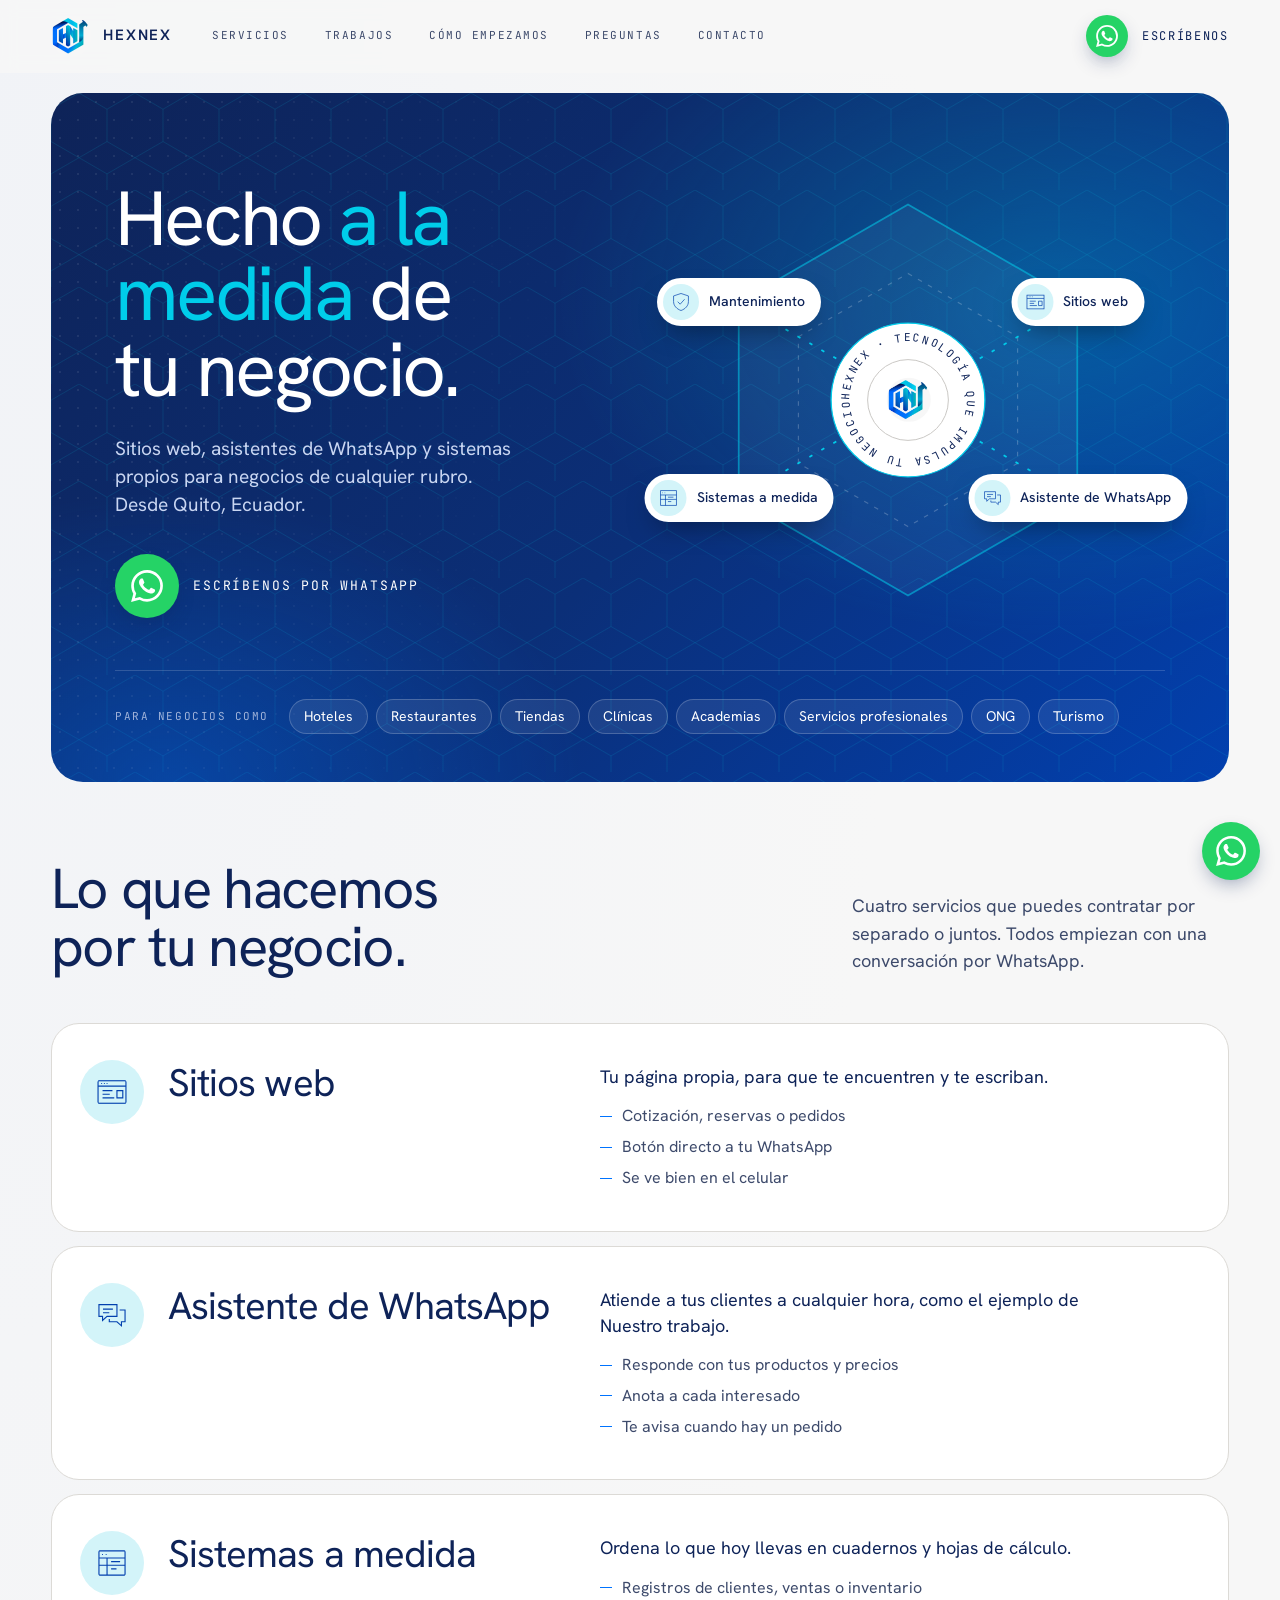
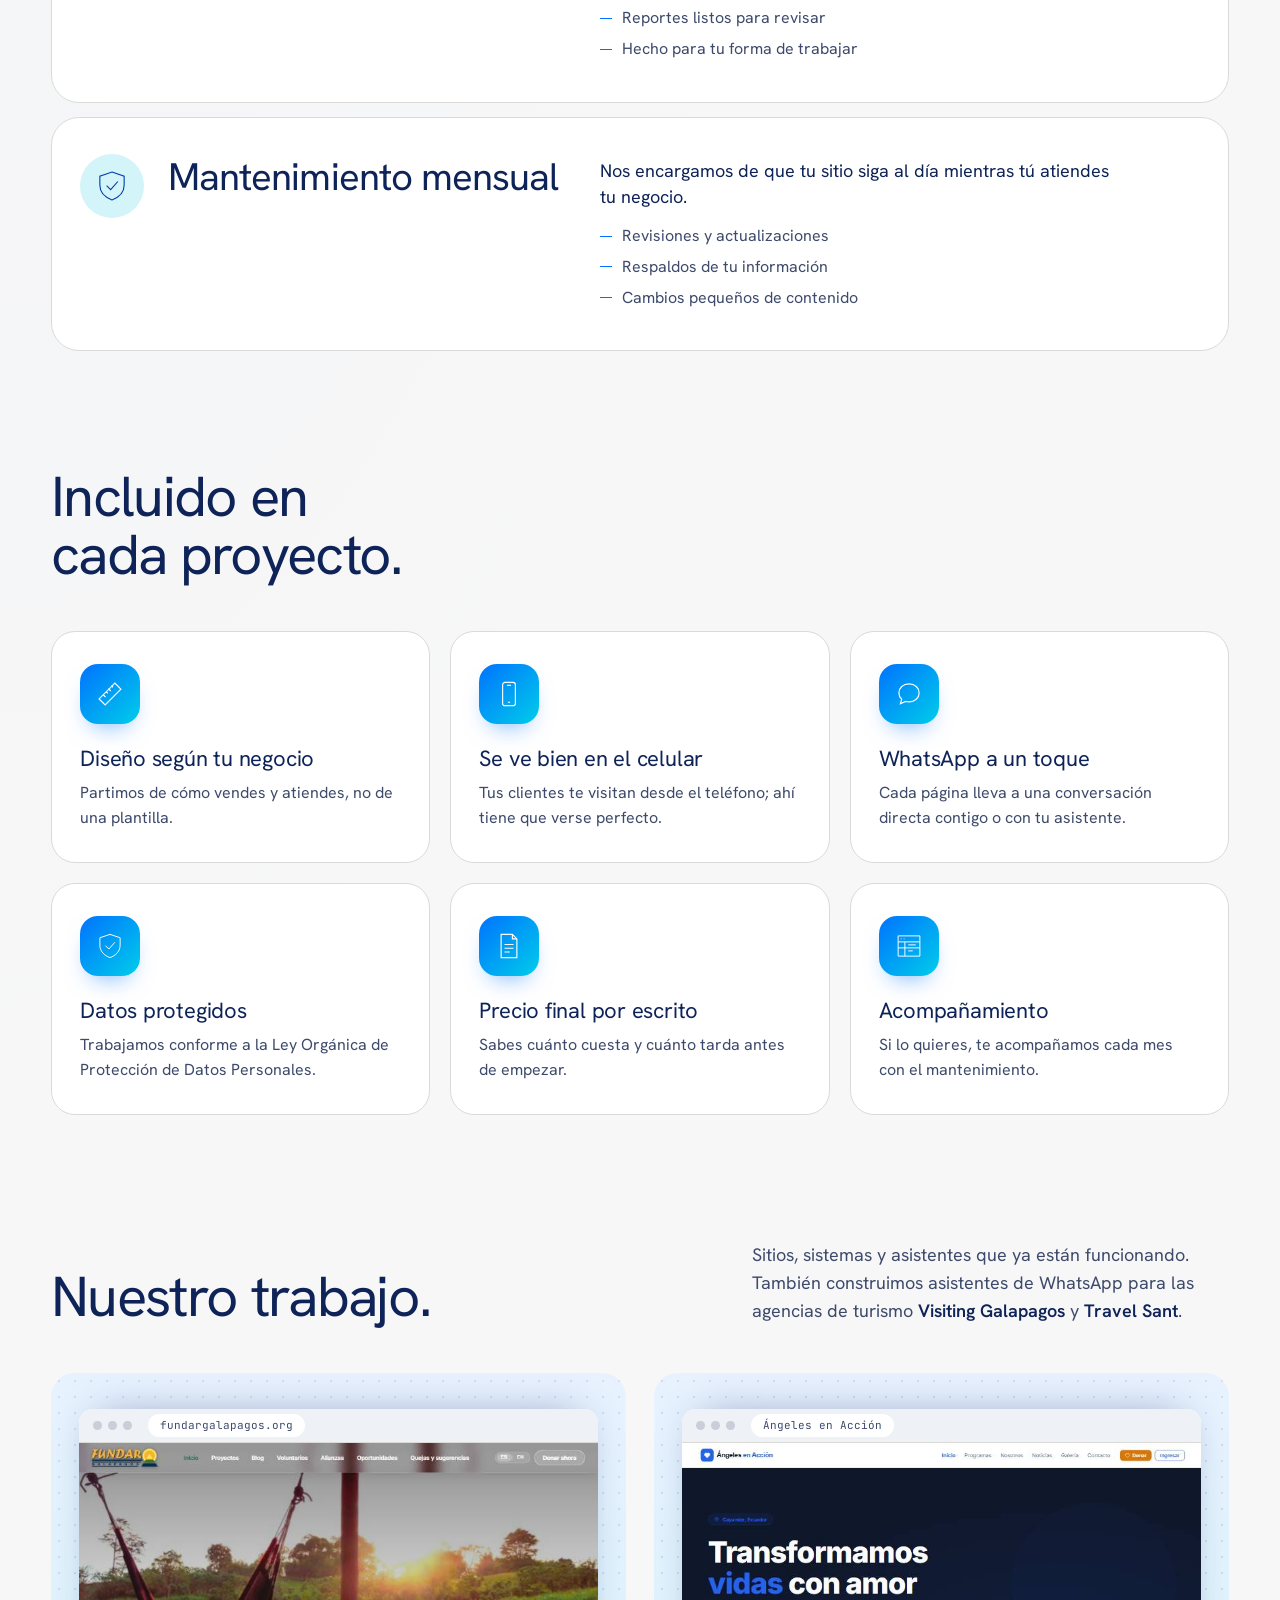
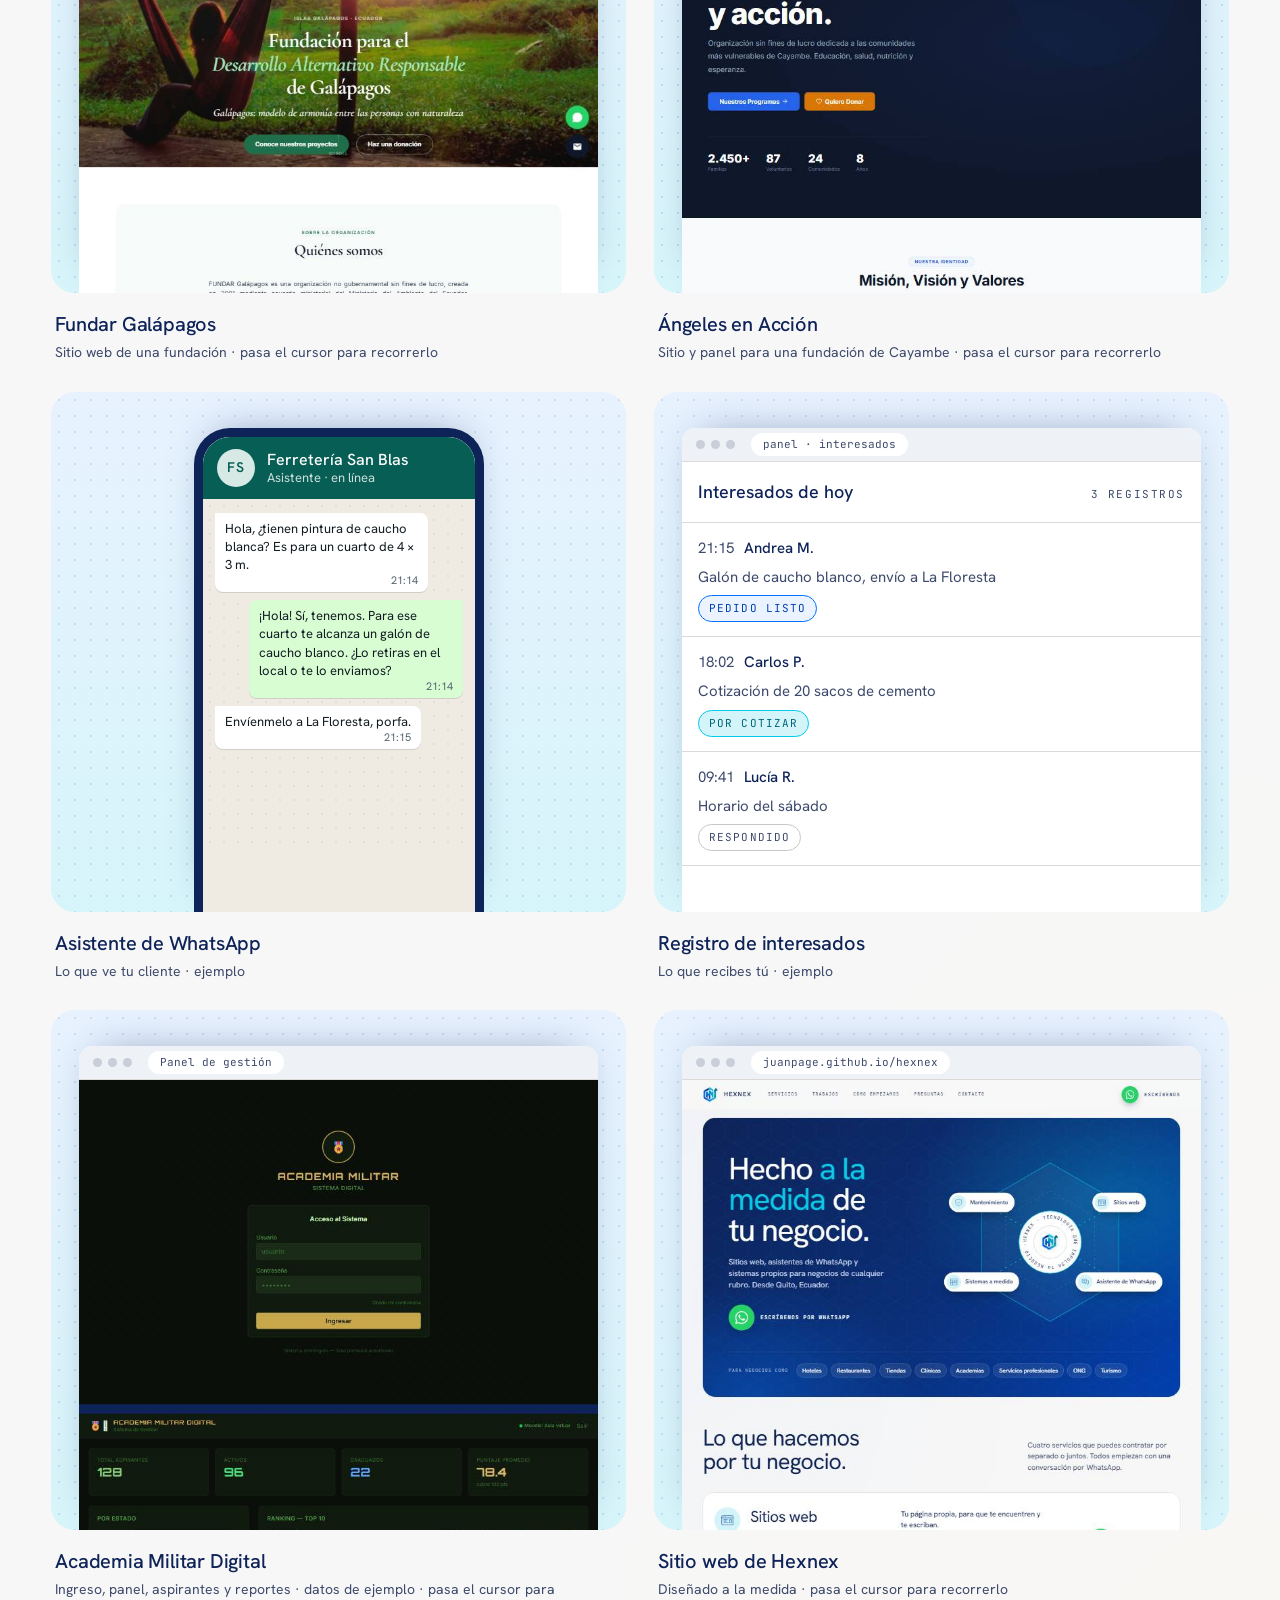
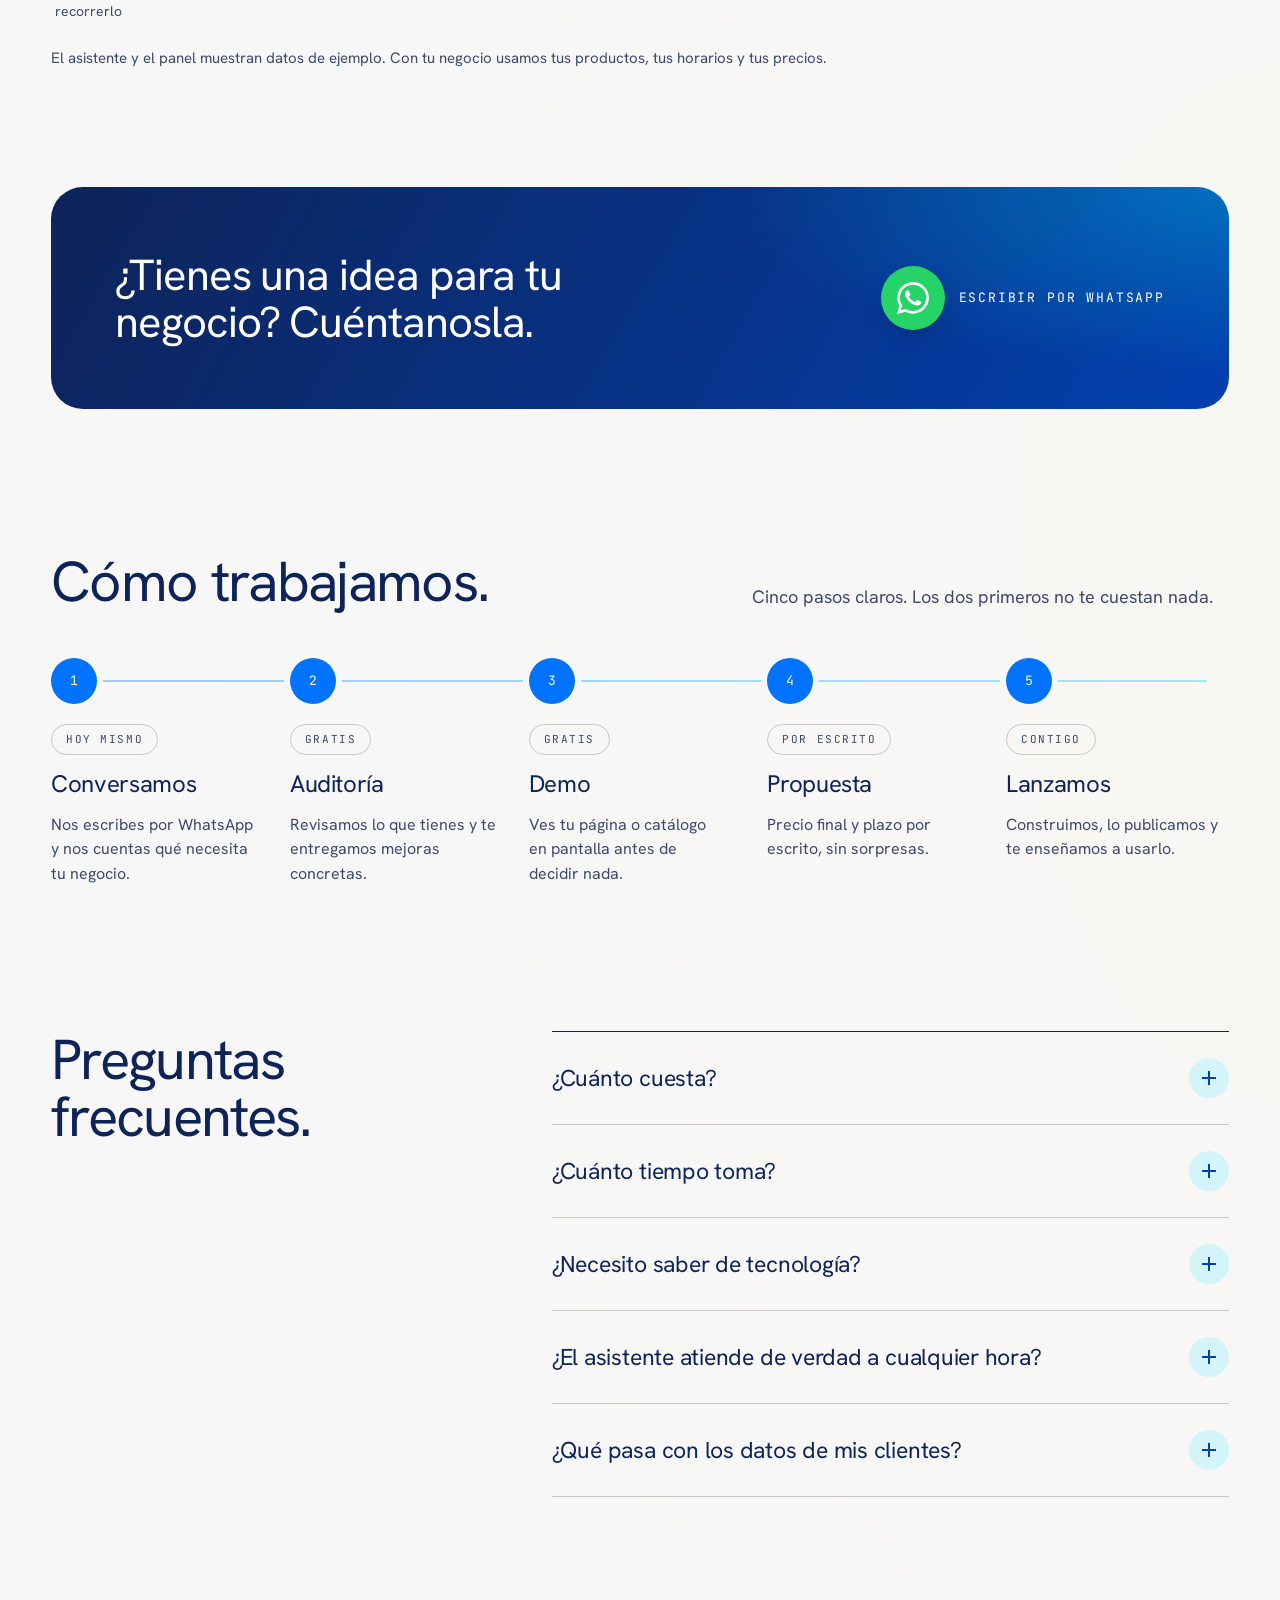
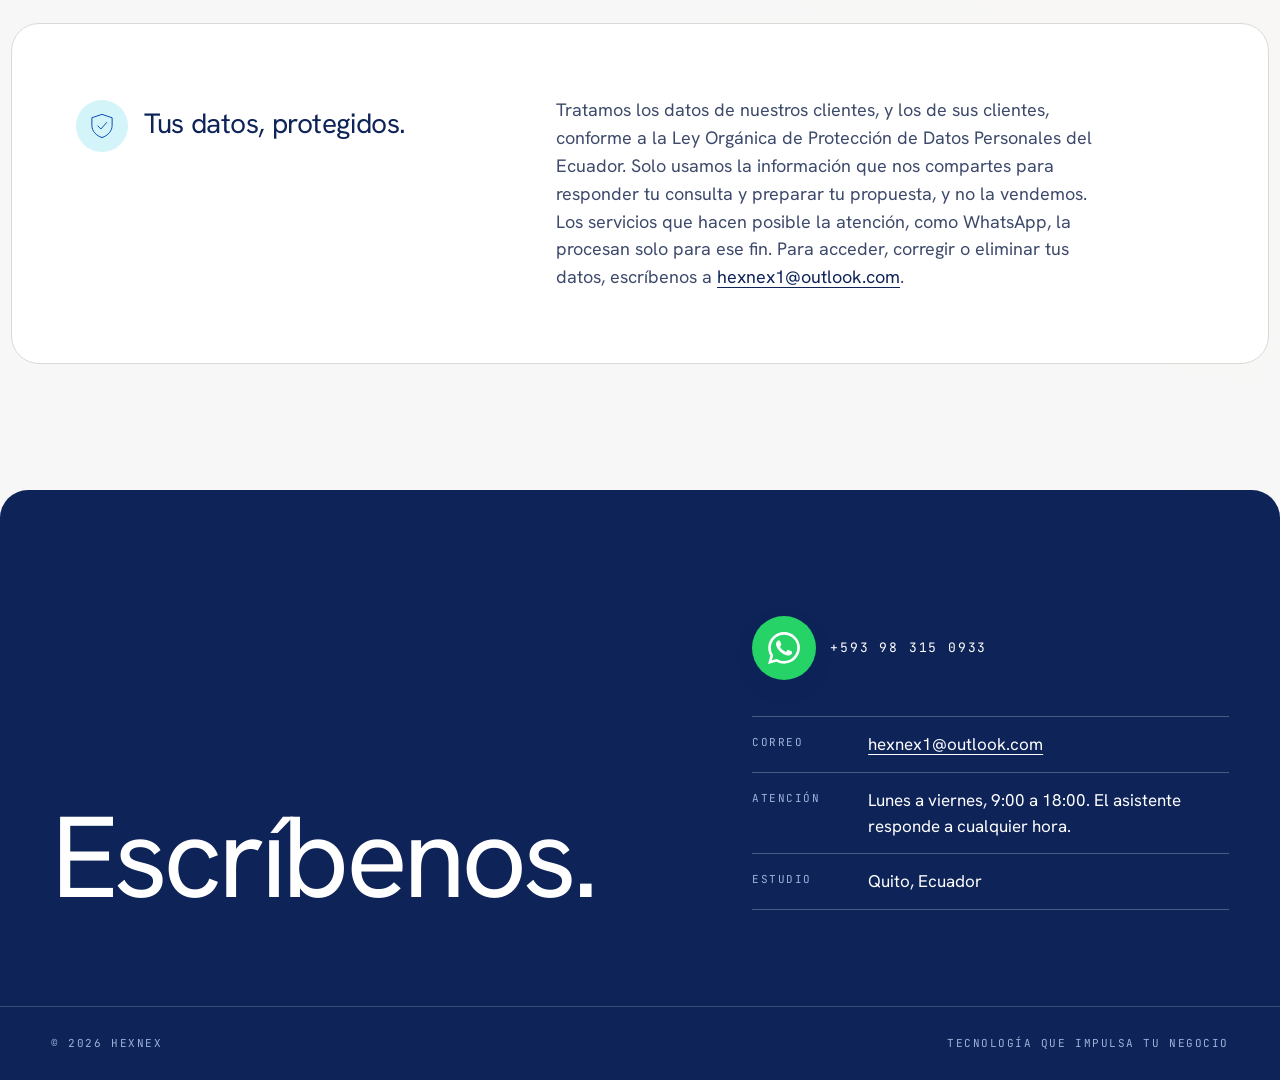
<file: index.html>
<!doctype html>
<html lang="es">
<head>
  <meta charset="utf-8">
  <meta name="viewport" content="width=device-width, initial-scale=1">
  <title>Hexnex — Sitios web y sistemas hechos a la medida</title>
  <meta name="description" content="Hexnex: sitios web, asistentes de WhatsApp y sistemas hechos a la medida para negocios de cualquier rubro. Quito, Ecuador.">
  <meta name="theme-color" content="#f7f7f7">
  <link rel="icon" type="image/png" href="favicon.png">
  <link rel="preload" href="fonts/hanken-grotesk-400.woff2" as="font" type="font/woff2" crossorigin>
  <link rel="stylesheet" href="styles.css">
</head>
<body>
  <svg width="0" height="0" style="position:absolute" aria-hidden="true">
    <symbol id="i-whatsapp" viewBox="0 0 24 24"><path d="M17.472 14.382c-.297-.149-1.758-.867-2.03-.967-.273-.099-.471-.148-.67.15-.197.297-.767.966-.94 1.164-.173.199-.347.223-.644.075-.297-.15-1.255-.463-2.39-1.475-.883-.788-1.48-1.761-1.653-2.059-.173-.297-.018-.458.13-.606.134-.133.298-.347.446-.52.149-.174.198-.298.298-.497.099-.198.05-.371-.025-.52-.075-.149-.669-1.612-.916-2.207-.242-.579-.487-.5-.669-.51-.173-.008-.371-.01-.57-.01-.198 0-.52.074-.792.372-.272.297-1.04 1.016-1.04 2.479 0 1.462 1.065 2.875 1.213 3.074.149.198 2.096 3.2 5.077 4.487.709.306 1.262.489 1.694.625.712.227 1.36.195 1.871.118.571-.085 1.758-.719 2.006-1.413.248-.694.248-1.289.173-1.413-.074-.124-.272-.198-.57-.347m-5.421 7.403h-.004a9.87 9.87 0 01-5.031-1.378l-.361-.214-3.741.982.998-3.648-.235-.374a9.86 9.86 0 01-1.51-5.26c.001-5.45 4.436-9.884 9.888-9.884 2.64 0 5.122 1.03 6.988 2.898a9.825 9.825 0 012.893 6.994c-.003 5.45-4.437 9.884-9.885 9.884m8.413-18.297A11.815 11.815 0 0012.05 0C5.495 0 .16 5.335.157 11.892c0 2.096.547 4.142 1.588 5.945L.057 24l6.305-1.654a11.882 11.882 0 005.683 1.448h.005c6.554 0 11.89-5.335 11.893-11.893a11.821 11.821 0 00-3.48-8.413Z"/></symbol>
    <symbol id="i-mail" viewBox="0 0 24 24" fill="none" stroke="currentColor" stroke-width="1.5"><rect x="2.75" y="5.25" width="18.5" height="13.5"/><path d="m3 6 9 7 9-7"/></symbol>
    <symbol id="i-arrow" viewBox="0 0 24 24" fill="none" stroke="currentColor" stroke-width="1.5"><path d="M3 12h17m-5-5 5 5-5 5"/></symbol>
    <symbol id="i-web" viewBox="0 0 40 40" fill="none" stroke="currentColor" stroke-width="1.25"><rect x="4.5" y="7.5" width="31" height="25"/><path d="M4.5 13.5h31M8 10.5h1m2 0h1m2 0h1M9.5 18.5h11m-11 4h8m-8 4h13M25.5 18.5h6.5v8h-6.5z"/></symbol>
    <symbol id="i-chat" viewBox="0 0 40 40" fill="none" stroke="currentColor" stroke-width="1.25"><path d="M5.5 8.5h20v13h-11l-5 4.5v-4.5h-4z"/><path d="M28.5 14.5h6v13h-4v4.5l-5-4.5h-8.5v-3"/><path d="M10 13.5h11m-11 4h7"/></symbol>
    <symbol id="i-system" viewBox="0 0 40 40" fill="none" stroke="currentColor" stroke-width="1.25"><path d="M5.5 6.5h29v27h-29zM5.5 14.5h29M5.5 22.5h29M14.5 14.5v19"/><path d="M9 10.5h1m3 0h1"/><path d="M19 18.5h10m-10 8h6"/></symbol>
    <symbol id="i-phone" viewBox="0 0 40 40" fill="none" stroke="currentColor" stroke-width="1.5"><rect x="11.5" y="4.5" width="17" height="31" rx="3"/><path d="M17.5 8.5h5M18.5 31h3"/></symbol>
    <symbol id="i-ruler" viewBox="0 0 40 40" fill="none" stroke="currentColor" stroke-width="1.5"><path d="M5.5 26.5 26.5 5.5l8 8-21 21z"/><path d="m11 21 3 3m1-7 2 2m1-6 3 3m1-7 2 2"/></symbol>
    <symbol id="i-bubble" viewBox="0 0 40 40" fill="none" stroke="currentColor" stroke-width="1.5"><path d="M20 6.5c7.7 0 13.5 5.4 13.5 12s-5.8 12-13.5 12c-1.6 0-3.1-.2-4.5-.6L8.5 33l1.8-6C8 24.9 6.5 21.9 6.5 18.5c0-6.6 5.8-12 13.5-12z"/></symbol>
    <symbol id="i-price" viewBox="0 0 40 40" fill="none" stroke="currentColor" stroke-width="1.5"><path d="M9.5 4.5h15l6 6v25h-21z"/><path d="M24.5 4.5v6h6M14 18h12m-12 5h12m-12 5h7"/></symbol>
    <symbol id="i-care" viewBox="0 0 40 40" fill="none" stroke="currentColor" stroke-width="1.25"><path d="M20 4.5 33.5 9v10c0 8-5.6 13.6-13.5 16.5C12.1 32.6 6.5 27 6.5 19V9z"/><path d="m14 19.5 4.5 4.5 8-9"/></symbol>
  </svg>

  <a class="skip" href="#contenido">Ir al contenido</a>

  <header class="bar">
    <div class="sheet bar-inner">
      <a class="brand" href="./" aria-label="Hexnex, inicio">
        <img src="logo-mark.png" alt="" width="40" height="40">
        <span>HEXNEX</span>
      </a>
      <nav class="tokens" aria-label="Secciones">
        <a href="#servicios">Servicios</a>
        <a href="#trabajos">Trabajos</a>
        <a href="#empezar">Cómo empezamos</a>
        <a href="#preguntas">Preguntas</a>
        <a href="#contacto">Contacto</a>
      </nav>
      <a class="wa-btn wa-btn-sm" href="https://wa.me/593983150933"><span class="wa-dot"><svg class="ico" aria-hidden="true"><use href="#i-whatsapp"/></svg></span><span class="wa-label">Escríbenos</span></a>
    </div>
  </header>

  <main id="contenido">
    <section class="sheet hero" aria-labelledby="titular">
      <div class="hero-panel">
        <div class="hero-copy">
          <h1 id="titular">Hecho <span class="accent">a la medida</span> de tu negocio.</h1>
          <p class="lede">Sitios web, asistentes de WhatsApp y sistemas propios para negocios de cualquier rubro. Desde Quito, Ecuador.</p>
          <a class="wa-btn wa-btn-lg" href="https://wa.me/593983150933"><span class="wa-dot"><svg class="ico" aria-hidden="true"><use href="#i-whatsapp"/></svg></span><span class="wa-label">Escríbenos por WhatsApp</span></a>
        </div>
        <div class="hero-graphic">
          <svg class="hex-art" viewBox="0 0 400 400" aria-hidden="true">
            <polygon class="hex-outer" points="200,30 347.2,115 347.2,285 200,370 52.8,285 52.8,115"/>
            <polygon class="hex-inner" points="200,90 295.3,145 295.3,255 200,310 104.7,255 104.7,145"/>
            <path class="hex-flow" d="M200 200 L347.2 115 M200 200 L347.2 285 M200 200 L52.8 285 M200 200 L52.8 115"/>
          </svg>
          <div class="seal hex-core" aria-hidden="true">
            <svg viewBox="0 0 120 120">
              <defs><path id="ring" d="M60 60m-45 0a45 45 0 1 1 90 0a45 45 0 1 1-90 0"/></defs>
              <circle cx="60" cy="60" r="59" class="seal-disk"/>
              <g class="seal-spin"><text><textPath href="#ring">HEXNEX · TECNOLOGÍA QUE IMPULSA TU NEGOCIO ·</textPath></text></g>
              <circle cx="60" cy="60" r="31" class="seal-core"/>
            </svg>
            <img src="logo-mark.png" alt="" width="44" height="44">
          </div>
            <a class="node n1" href="#servicios"><span class="node-ico"><svg aria-hidden="true"><use href="#i-web"/></svg></span>Sitios web</a>
            <a class="node n2" href="#servicios"><span class="node-ico"><svg aria-hidden="true"><use href="#i-chat"/></svg></span>Asistente de WhatsApp</a>
            <a class="node n3" href="#servicios"><span class="node-ico"><svg aria-hidden="true"><use href="#i-system"/></svg></span>Sistemas a medida</a>
            <a class="node n4" href="#servicios"><span class="node-ico"><svg aria-hidden="true"><use href="#i-care"/></svg></span>Mantenimiento</a>
        </div>
        <div class="hero-foot">
          <p class="rubros-t">Para negocios como</p>
          <ul class="rubros"><li>Hoteles</li><li>Restaurantes</li><li>Tiendas</li><li>Clínicas</li><li>Academias</li><li>Servicios profesionales</li><li>ONG</li><li>Turismo</li></ul>
        </div>
      </div>
    </section>

    <section class="sheet offer" id="servicios" aria-labelledby="servicios-t">
      <div class="offer-head">
        <h2 id="servicios-t" class="display-2">Lo que hacemos por tu negocio.</h2>
        <p>Cuatro servicios que puedes contratar por separado o juntos. Todos empiezan con una conversación por WhatsApp.</p>
      </div>
      <ul class="offer-list">
        <li class="offer-row">
          <svg class="glyph" aria-hidden="true"><use href="#i-web"/></svg>
          <h3>Sitios web</h3>
          <div class="offer-body">
            <p>Tu página propia, para que te encuentren y te escriban.</p>
            <ul class="offer-incl"><li>Cotización, reservas o pedidos</li><li>Botón directo a tu WhatsApp</li><li>Se ve bien en el celular</li></ul>
          </div>
        </li>
        <li class="offer-row">
          <svg class="glyph" aria-hidden="true"><use href="#i-chat"/></svg>
          <h3>Asistente de WhatsApp</h3>
          <div class="offer-body">
            <p>Atiende a tus clientes a cualquier hora, como el ejemplo de Nuestro trabajo.</p>
            <ul class="offer-incl"><li>Responde con tus productos y precios</li><li>Anota a cada interesado</li><li>Te avisa cuando hay un pedido</li></ul>
          </div>
        </li>
        <li class="offer-row">
          <svg class="glyph" aria-hidden="true"><use href="#i-system"/></svg>
          <h3>Sistemas a medida</h3>
          <div class="offer-body">
            <p>Ordena lo que hoy llevas en cuadernos y hojas de cálculo.</p>
            <ul class="offer-incl"><li>Registros de clientes, ventas o inventario</li><li>Reportes listos para revisar</li><li>Hecho para tu forma de trabajar</li></ul>
          </div>
        </li>
        <li class="offer-row">
          <svg class="glyph" aria-hidden="true"><use href="#i-care"/></svg>
          <h3>Mantenimiento mensual</h3>
          <div class="offer-body">
            <p>Nos encargamos de que tu sitio siga al día mientras tú atiendes tu negocio.</p>
            <ul class="offer-incl"><li>Revisiones y actualizaciones</li><li>Respaldos de tu información</li><li>Cambios pequeños de contenido</li></ul>
          </div>
        </li>
      </ul>
    </section>

    <section class="sheet feats" aria-labelledby="feats-t">
      <h2 id="feats-t" class="display-2">Incluido en cada proyecto.</h2>
      <ul class="feat-grid">
        <li><span class="feat-ico"><svg aria-hidden="true"><use href="#i-ruler"/></svg></span><h3>Diseño según tu negocio</h3><p>Partimos de cómo vendes y atiendes, no de una plantilla.</p></li>
        <li><span class="feat-ico"><svg aria-hidden="true"><use href="#i-phone"/></svg></span><h3>Se ve bien en el celular</h3><p>Tus clientes te visitan desde el teléfono; ahí tiene que verse perfecto.</p></li>
        <li><span class="feat-ico"><svg aria-hidden="true"><use href="#i-bubble"/></svg></span><h3>WhatsApp a un toque</h3><p>Cada página lleva a una conversación directa contigo o con tu asistente.</p></li>
        <li><span class="feat-ico"><svg aria-hidden="true"><use href="#i-care"/></svg></span><h3>Datos protegidos</h3><p>Trabajamos conforme a la Ley Orgánica de Protección de Datos Personales.</p></li>
        <li><span class="feat-ico"><svg aria-hidden="true"><use href="#i-price"/></svg></span><h3>Precio final por escrito</h3><p>Sabes cuánto cuesta y cuánto tarda antes de empezar.</p></li>
        <li><span class="feat-ico"><svg aria-hidden="true"><use href="#i-system"/></svg></span><h3>Acompañamiento</h3><p>Si lo quieres, te acompañamos cada mes con el mantenimiento.</p></li>
      </ul>
    </section>

    <section class="sheet works" id="trabajos" aria-labelledby="trabajos-t">
      <div class="works-head">
        <h2 id="trabajos-t" class="display-2">Nuestro trabajo.</h2>
        <p>Sitios, sistemas y asistentes que ya están funcionando. También construimos asistentes de WhatsApp para las agencias de turismo <b>Visiting Galapagos</b> y <b>Travel Sant</b>.</p>
      </div>
      <div class="folio">
        <figure class="folio-card">
          <div class="folio-stage">
            <div class="frame-browser frame-scroll">
              <div class="browser-bar" aria-hidden="true"><i></i><i></i><i></i><span>fundargalapagos.org</span></div>
              <div class="shot"><img src="work-fundar.jpg" alt="Página completa del sitio de Fundar Galápagos" width="768" loading="lazy"></div>
            </div>
          </div>
          <figcaption><b>Fundar Galápagos</b><span>Sitio web de una fundación · pasa el cursor para recorrerlo</span></figcaption>
        </figure>
        <figure class="folio-card">
          <div class="folio-stage">
            <div class="frame-browser frame-scroll">
              <div class="browser-bar" aria-hidden="true"><i></i><i></i><i></i><span>Ángeles en Acción</span></div>
              <div class="shot"><img src="work-angeles.jpg" alt="Página completa del sitio de la fundación Ángeles en Acción" width="768" loading="lazy"></div>
            </div>
          </div>
          <figcaption><b>Ángeles en Acción</b><span>Sitio y panel para una fundación de Cayambe · pasa el cursor para recorrerlo</span></figcaption>
        </figure>
        <figure class="folio-card">
          <div class="folio-stage">
            <div class="frame-phone">
          <div class="wa" role="img" aria-label="Conversación de ejemplo: un cliente pregunta por pintura a una ferretería y el asistente responde y toma el pedido.">
          <div class="wa-head">
            <span class="wa-avatar" aria-hidden="true">FS</span>
            <span class="wa-who"><b>Ferretería San Blas</b><small>Asistente · en línea</small></span>
          </div>
          <ol class="wa-thread" data-thread>
            <li class="msg in">Hola, ¿tienen pintura de caucho blanca? Es para un cuarto de 4 × 3 m.<time>21:14</time></li>
            <li class="msg out">¡Hola! Sí, tenemos. Para ese cuarto te alcanza un galón de caucho blanco. ¿Lo retiras en el local o te lo enviamos?<time>21:14</time></li>
            <li class="msg in">Envíenmelo a La Floresta, porfa.<time>21:15</time></li>
            <li class="msg out">Listo. ¿A qué nombre registro el pedido? Mañana a primera hora te confirmamos el envío.<time>21:15</time></li>
          </ol>
          </div>
            </div>
          </div>
          <figcaption><b>Asistente de WhatsApp</b><span>Lo que ve tu cliente · ejemplo</span></figcaption>
        </figure>
        <figure class="folio-card">
          <div class="folio-stage">
            <div class="frame-browser">
              <div class="browser-bar" aria-hidden="true"><i></i><i></i><i></i><span>panel · interesados</span></div>
          <div class="leads">
          <div class="leads-head">
            <b>Interesados de hoy</b>
            <span>3 registros</span>
          </div>
          <table>
            <caption class="visually-hidden">Registro de interesados de ejemplo</caption>
            <thead>
              <tr><th scope="col">Hora</th><th scope="col">Cliente</th><th scope="col">Pidió</th><th scope="col">Estado</th></tr>
            </thead>
            <tbody>
              <tr><td>21:15</td><td>Andrea M.</td><td>Galón de caucho blanco, envío a La Floresta</td><td><span class="state state-go">Pedido listo</span></td></tr>
              <tr><td>18:02</td><td>Carlos P.</td><td>Cotización de 20 sacos de cemento</td><td><span class="state state-wait">Por cotizar</span></td></tr>
              <tr><td>09:41</td><td>Lucía R.</td><td>Horario del sábado</td><td><span class="state">Respondido</span></td></tr>
            </tbody>
          </table>
          </div>
            </div>
          </div>
          <figcaption><b>Registro de interesados</b><span>Lo que recibes tú · ejemplo</span></figcaption>
        </figure>
        <figure class="folio-card">
          <div class="folio-stage">
            <div class="frame-browser frame-scroll">
              <div class="browser-bar" aria-hidden="true"><i></i><i></i><i></i><span>Panel de gestión</span></div>
              <div class="shot"><img src="work-academia.jpg" alt="Pantallas del sistema de una academia: ingreso, panel con indicadores, gestión de aspirantes y reportes" width="768" loading="lazy"></div>
            </div>
          </div>
          <figcaption><b>Academia Militar Digital</b><span>Ingreso, panel, aspirantes y reportes · datos de ejemplo · pasa el cursor para recorrerlo</span></figcaption>
        </figure>
        <figure class="folio-card">
          <div class="folio-stage">
            <div class="frame-browser frame-scroll">
              <div class="browser-bar" aria-hidden="true"><i></i><i></i><i></i><span>juanpage.github.io/hexnex</span></div>
              <div class="shot"><img src="work-hexnex.jpg" alt="Página completa del sitio web de Hexnex" width="720" loading="lazy"></div>
            </div>
          </div>
          <figcaption><b>Sitio web de Hexnex</b><span>Diseñado a la medida · pasa el cursor para recorrerlo</span></figcaption>
        </figure>
      </div>
      <p class="works-note">El asistente y el panel muestran datos de ejemplo. Con tu negocio usamos tus productos, tus horarios y tus precios.</p>
    </section>

    <section class="sheet band" aria-labelledby="band-t">
      <div class="band-inner">
        <h2 id="band-t">¿Tienes una idea para tu negocio? Cuéntanosla.</h2>
        <a class="wa-btn wa-btn-lg" href="https://wa.me/593983150933?text=Hola%2C%20tengo%20una%20idea%20para%20mi%20negocio."><span class="wa-dot"><svg class="ico" aria-hidden="true"><use href="#i-whatsapp"/></svg></span><span class="wa-label">Escribir por WhatsApp</span></a>
      </div>
    </section>

    <section class="sheet steps" id="empezar" aria-labelledby="empezar-t">
      <div class="steps-head">
        <h2 id="empezar-t" class="display-2">Cómo trabajamos.</h2>
        <p>Cinco pasos claros. Los dos primeros no te cuestan nada.</p>
      </div>
      <ol class="method">
        <li><span class="step-n">1</span><span class="step-tag">Hoy mismo</span><h3>Conversamos</h3><p>Nos escribes por WhatsApp y nos cuentas qué necesita tu negocio.</p></li>
        <li><span class="step-n">2</span><span class="step-tag">Gratis</span><h3>Auditoría</h3><p>Revisamos lo que tienes y te entregamos mejoras concretas.</p></li>
        <li><span class="step-n">3</span><span class="step-tag">Gratis</span><h3>Demo</h3><p>Ves tu página o catálogo en pantalla antes de decidir nada.</p></li>
        <li><span class="step-n">4</span><span class="step-tag">Por escrito</span><h3>Propuesta</h3><p>Precio final y plazo por escrito, sin sorpresas.</p></li>
        <li><span class="step-n">5</span><span class="step-tag">Contigo</span><h3>Lanzamos</h3><p>Construimos, lo publicamos y te enseñamos a usarlo.</p></li>
      </ol>
    </section>

    <section class="sheet faq" id="preguntas" aria-labelledby="preguntas-t">
      <h2 id="preguntas-t" class="display-2">Preguntas frecuentes.</h2>
      <div class="faq-list">
        <details class="faq-item"><summary>¿Cuánto cuesta?<span class="faq-mark" aria-hidden="true"></span></summary><p>Depende de lo que necesites. Primero te hacemos la auditoría y la demo sin costo; después te enviamos una propuesta con el precio final escrito, antes de empezar.</p></details>
        <details class="faq-item"><summary>¿Cuánto tiempo toma?<span class="faq-mark" aria-hidden="true"></span></summary><p>Depende del tamaño del proyecto. El plazo queda escrito en la propuesta, junto con el precio.</p></details>
        <details class="faq-item"><summary>¿Necesito saber de tecnología?<span class="faq-mark" aria-hidden="true"></span></summary><p>No. Tú nos cuentas cómo funciona tu negocio y nosotros nos encargamos de la parte técnica.</p></details>
        <details class="faq-item"><summary>¿El asistente atiende de verdad a cualquier hora?<span class="faq-mark" aria-hidden="true"></span></summary><p>Sí. Responde con la información de tu negocio a cualquier hora, anota a cada interesado y te avisa cuando hay un pedido o una consulta que necesita a una persona.</p></details>
        <details class="faq-item"><summary>¿Qué pasa con los datos de mis clientes?<span class="faq-mark" aria-hidden="true"></span></summary><p>Los tratamos conforme a la Ley Orgánica de Protección de Datos Personales del Ecuador. Más abajo te contamos cómo.</p></details>
      </div>
    </section>

    <section class="sheet privacy" aria-labelledby="datos-t">
      <h2 id="datos-t"><svg class="glyph" aria-hidden="true"><use href="#i-care"/></svg>Tus datos, protegidos.</h2>
      <p>Tratamos los datos de nuestros clientes, y los de sus clientes, conforme a la Ley Orgánica de Protección de Datos Personales del Ecuador. Solo usamos la información que nos compartes para responder tu consulta y preparar tu propuesta, y no la vendemos. Los servicios que hacen posible la atención, como WhatsApp, la procesan solo para ese fin. Para acceder, corregir o eliminar tus datos, escríbenos a <a href="mailto:hexnex1@outlook.com">hexnex1@outlook.com</a>.</p>
    </section>

    <section class="back" id="contacto" aria-labelledby="contacto-t">
      <div class="sheet back-inner">
        <h2 id="contacto-t">Escríbenos.</h2>
        <div class="back-side">
          <a class="wa-btn wa-btn-lg" href="https://wa.me/593983150933"><span class="wa-dot"><svg class="ico" aria-hidden="true"><use href="#i-whatsapp"/></svg></span><span class="wa-label">+593 98 315 0933</span></a>
          <dl class="colophon">
            <div><dt>Correo</dt><dd><a href="mailto:hexnex1@outlook.com">hexnex1@outlook.com</a></dd></div>
            <div><dt>Atención</dt><dd>Lunes a viernes, 9:00 a 18:00. El asistente responde a cualquier hora.</dd></div>
            <div><dt>Estudio</dt><dd>Quito, Ecuador</dd></div>
          </dl>
        </div>
      </div>
      <footer class="sheet foot">
        <span>© 2026 Hexnex</span>
        <span>Tecnología que impulsa tu negocio</span>
      </footer>
    </section>
  </main>

  <a class="wa-float" href="https://wa.me/593983150933" aria-label="Escríbenos por WhatsApp"><svg class="ico" aria-hidden="true"><use href="#i-whatsapp"/></svg></a>

  <script src="script.js" defer></script>
</body>
</html>
</file>
<file: styles.css>
/* Hexnex — lámina de anuario. Colores del logo oficial; verde de WhatsApp solo en su marca. */

@font-face { font-family: "Hanken Grotesk"; font-weight: 400; font-style: normal; font-display: swap; src: url("fonts/hanken-grotesk-400.woff2") format("woff2"); }
@font-face { font-family: "Hanken Grotesk"; font-weight: 500; font-style: normal; font-display: swap; src: url("fonts/hanken-grotesk-500.woff2") format("woff2"); }
@font-face { font-family: "Hanken Grotesk"; font-weight: 600; font-style: normal; font-display: swap; src: url("fonts/hanken-grotesk-600.woff2") format("woff2"); }
@font-face { font-family: "JetBrains Mono"; font-weight: 400; font-style: normal; font-display: swap; src: url("fonts/jetbrains-mono-400.woff2") format("woff2"); }

:root {
  --paper: #f7f7f7;
  --paper-cool: #f1f3f7;
  --paper-warm: #f9f7f3;
  --ink: #0e2358;
  --ink-soft: #3d4a6b;
  --hair: #c9c7c4;
  --hair-soft: #dcdad6;
  --blue: #0073fe;
  --blue-deep: #0240af;
  --cyan: #00cdea;
  --cyan-wash: #d3f4f9;
  --wa: #25d366;
  --wa-ink: #075e54;
  --wa-paper: #efeae2;
  --wa-out: #d9fdd3;

  --sans: "Hanken Grotesk", "Segoe UI", system-ui, sans-serif;
  --mono: "JetBrains Mono", ui-monospace, Consolas, monospace;

  --gutter: clamp(16px, 4vw, 56px);
  --max: 1360px;
  --ease: cubic-bezier(0.16, 1, 0.3, 1);
}

*, *::before, *::after { box-sizing: border-box; }

html { scroll-behavior: smooth; scroll-padding-top: 88px; scrollbar-color: var(--hair) var(--paper); }

body {
  margin: 0;
  color: var(--ink);
  background:
    radial-gradient(120% 60% at 0% 0%, var(--paper-cool), transparent 60%),
    radial-gradient(90% 30% at 100% 72%, var(--paper-warm), transparent 70%),
    var(--paper);
  font-family: var(--sans);
  font-size: 17px;
  line-height: 1.55;
  -webkit-font-smoothing: antialiased;
  text-rendering: optimizeLegibility;
}

::selection { background: var(--cyan-wash); color: var(--ink); }
::-webkit-scrollbar { width: 10px; }
::-webkit-scrollbar-track { background: var(--paper); }
::-webkit-scrollbar-thumb { background: var(--hair); border: 2px solid var(--paper); }

a { color: inherit; text-underline-offset: 0.22em; text-decoration-thickness: 1px; }
:focus-visible { outline: 2px solid var(--blue); outline-offset: 3px; }

h1, h2, h3 { margin: 0; font-weight: 400; text-wrap: balance; }
p { margin: 0; text-wrap: pretty; }

.visually-hidden { position: absolute; width: 1px; height: 1px; overflow: hidden; clip: rect(0 0 0 0); white-space: nowrap; }

.skip { position: absolute; left: 16px; top: -60px; z-index: 50; padding: 10px 16px; background: var(--ink); color: var(--paper); font-family: var(--mono); font-size: 12px; }
.skip:focus { top: 12px; }

.sheet { width: 100%; max-width: var(--max); margin: 0 auto; padding-inline: var(--gutter); }

/* Etiquetas de registro: el único uso de la monoespaciada */
.label, .tokens a, .btn, .credit, .step-n, .step-tag, .colophon dt, .foot, .leads-head span, .state {
  font-family: var(--mono);
  font-size: 11px;
  font-weight: 400;
  letter-spacing: 0.14em;
  text-transform: uppercase;
}

.ico { width: 18px; height: 18px; flex: none; fill: currentColor; }

/* ---------- Botones ---------- */
.btn {
  display: inline-flex; align-items: center; gap: 14px;
  min-height: 48px; padding: 0 22px;
  font-size: 12px; text-decoration: none; white-space: nowrap;
  transition: background-color 0.3s var(--ease), color 0.3s var(--ease), border-color 0.3s var(--ease);
}
.btn-ink { background: var(--ink); color: #fff; }
.btn-ink:hover { background: var(--blue-deep); }
.btn-ink .ico-wa { color: var(--wa); width: 20px; height: 20px; }
.btn-ink .ico:last-child { transition: transform 0.4s var(--ease); }
.btn-ink:hover .ico:last-child { transform: translateX(4px); }
.btn-line { border: 1px solid var(--ink); color: var(--ink); min-height: 44px; }
.btn-line:hover { background: var(--ink); color: #fff; }
.btn-wa { background: var(--wa); color: #0b2b1a; font-size: 13px; min-height: 56px; padding: 0 26px; }
.btn-wa:hover { background: #3be07a; }
.btn-wa .ico { width: 22px; height: 22px; }

/* ---------- Barra ---------- */
.bar {
  position: sticky; top: 0; z-index: 20;
  background: color-mix(in srgb, var(--paper) 92%, transparent);
  backdrop-filter: saturate(1.2) blur(8px);
  border-bottom: 1px solid transparent;
  transition: border-color 0.3s var(--ease);
}
.bar.is-scrolled { border-bottom-color: var(--hair-soft); }
.bar-inner { display: flex; align-items: center; gap: 40px; height: 72px; }
.brand { display: inline-flex; align-items: center; gap: 12px; text-decoration: none; font-weight: 600; letter-spacing: 0.12em; font-size: 15px; }
.brand img { display: block; border-radius: 50%; }
.tokens { display: flex; gap: 36px; margin-right: auto; }
.tokens a { text-decoration: none; color: var(--ink-soft); padding-block: 8px; background: linear-gradient(var(--ink), var(--ink)) left 100% / 0 1px no-repeat; transition: background-size 0.4s var(--ease), color 0.3s; }
.tokens a:hover { color: var(--ink); background-size: 100% 1px; }

/* ---------- Apertura ---------- */
.opening {
  display: grid;
  grid-template-columns: repeat(12, minmax(0, 1fr));
  column-gap: 24px;
  align-items: center;
  padding-top: clamp(40px, 7vh, 88px);
  padding-bottom: 24px;
}
.opening h1 { grid-column: 1 / span 7; }
.opening-side { grid-column: 8 / span 5; align-self: center; display: grid; justify-items: start; padding-bottom: 12px; }
h1 {
  font-size: clamp(52px, 6.6vw, 96px);
  line-height: 0.98;
  letter-spacing: -0.035em;
  max-width: 10ch;
}
.lede { margin-top: 0; max-width: 40ch; font-size: clamp(19px, 1.5vw, 22px); line-height: 1.45; color: var(--ink-soft); }
.opening .btn-ink { margin-top: 32px; }
.rubros-t { margin-top: 36px; font-family: var(--mono); font-size: 11px; letter-spacing: 0.14em; text-transform: uppercase; color: var(--ink-soft); }
.rubros { list-style: none; margin: 12px 0 0; padding: 0; display: flex; flex-wrap: wrap; gap: 8px; }
.rubros li { padding: 6px 14px; border: 1px solid var(--hair-soft); border-radius: 999px; background: #fff; font-size: 14px; color: var(--ink); }
.matrix {
  position: absolute; right: 16%; bottom: -8px;
  width: 136px; height: 128px;
  background: radial-gradient(circle, var(--ink-soft) 1px, transparent 1.4px) 0 0 / 16px 16px;
  opacity: 0.45;
}

/* ---------- Láminas ---------- */
.plate { position: relative; margin: 0; }
.plate-chat { margin: 0; }
.plate-chat .credit { padding-left: 84px; }
.reg { position: absolute; width: 21px; height: 21px; pointer-events: none; }
.reg::before, .reg::after { content: ""; position: absolute; background: var(--ink); }
.reg::before { left: 10px; top: 0; width: 1px; height: 21px; }
.reg::after { top: 10px; left: 0; height: 1px; width: 21px; }
.reg-tl { top: -22px; left: -22px; }
.reg-tr { top: -22px; right: -22px; }
.reg-bl { bottom: 20px; left: -22px; }
.reg-br { bottom: 20px; right: -22px; }

.credit {
  display: flex; justify-content: space-between; gap: 16px;
  margin-top: 14px; padding-top: 10px;
  border-top: 1px solid var(--hair);
  color: var(--ink-soft);
  font-size: 11px;
}

/* WhatsApp de ejemplo, en sus colores oficiales */
.wa {
  background: var(--wa-paper);
  box-shadow: 0 0 0 1px var(--hair);
  outline: 1px solid var(--hair-soft); outline-offset: 10px;
  overflow: hidden;
}
.wa-head { display: flex; align-items: center; gap: 12px; padding: 14px 18px; background: var(--wa-ink); color: #fff; }
.wa-avatar { display: grid; place-items: center; width: 38px; height: 38px; border-radius: 50%; background: #d7e9e5; color: var(--wa-ink); font-weight: 600; font-size: 14px; letter-spacing: 0.02em; }
.wa-who { display: grid; line-height: 1.25; }
.wa-who b { font-weight: 500; font-size: 16px; }
.wa-who small { font-size: 13px; opacity: 0.8; }
.wa-thread {
  list-style: none; margin: 0; padding: 22px 22px 26px;
  display: flex; flex-direction: column; gap: 10px;
  background-image: radial-gradient(circle, rgb(7 94 84 / 0.07) 1px, transparent 1.4px);
  background-size: 14px 14px;
  min-height: 380px;
}
.msg {
  position: relative; max-width: 78%;
  padding: 9px 12px 20px;
  font-size: 15.5px; line-height: 1.4; color: #111b21;
  background: #fff; border-radius: 8px;
  box-shadow: 0 1px 0.5px rgb(11 20 26 / 0.13);
}
.msg time { position: absolute; right: 10px; bottom: 4px; font-size: 11px; color: #54656f; }
.msg.in { align-self: flex-start; border-top-left-radius: 0; }
.msg.out { align-self: flex-end; background: var(--wa-out); border-top-right-radius: 0; }

/* Revelado: visible por defecto, la animación solo se arma con JS y sin reducción de movimiento */
.is-armed .msg { opacity: 0; transform: translateY(10px); filter: blur(3px); }
.is-armed .msg.is-shown { opacity: 1; transform: none; filter: none; transition: opacity 0.6s var(--ease), transform 0.7s var(--ease), filter 0.6s var(--ease); }

/* Sello */
.seal {
  position: absolute; left: -62px; bottom: 28px;
  width: 132px; height: 132px; z-index: 2;
}
.seal svg { width: 100%; height: 100%; overflow: visible; }
.seal-disk { fill: var(--cyan-wash); stroke: var(--cyan); stroke-width: 1; }
.seal-core { fill: #fff; stroke: var(--hair); stroke-width: 0.75; }
.seal text { font-family: var(--mono); font-size: 8.4px; letter-spacing: 0.16em; fill: var(--ink); }
.seal-spin { transform-origin: 60px 60px; animation: spin 40s linear infinite; }
.seal img { position: absolute; left: 50%; top: 50%; width: 44px; height: 44px; transform: translate(-50%, -50%); border-radius: 50%; }
@keyframes spin { to { transform: rotate(360deg); } }

/* ---------- Oferta de servicios ---------- */
.offer { padding-top: clamp(40px, 6vh, 72px); }
.offer-head { display: grid; grid-template-columns: repeat(12, minmax(0, 1fr)); column-gap: 24px; align-items: end; margin-bottom: 48px; }
.offer-head h2 { grid-column: 1 / span 7; }
.offer-head p { grid-column: 9 / span 4; font-size: 18px; color: var(--ink-soft); }
.offer-list { list-style: none; margin: 0; padding: 0; border-top: 1px solid var(--ink); }
.offer-row {
  position: relative; isolation: isolate;
  display: grid; grid-template-columns: 56px minmax(0, 4fr) minmax(0, 6fr);
  column-gap: 32px; align-items: start;
  padding: 40px 28px; border-bottom: 1px solid var(--hair);
}
.offer-row::before {
  content: ""; position: absolute; inset: 0; z-index: -1; background: var(--cyan-wash);
  clip-path: inset(0 100% 0 0); transition: clip-path 0.6s var(--ease);
}
.offer-row:hover::before, .offer-row:focus-within::before { clip-path: inset(0 0 0 0); }
.glyph { width: 48px; height: 48px; color: var(--blue-deep); margin-top: 4px; }
.offer-row h3 { font-size: clamp(30px, 3vw, 44px); line-height: 1.04; letter-spacing: -0.025em; }
.offer-body p { font-size: 18px; line-height: 1.45; margin-bottom: 14px; }
.offer-incl { list-style: none; margin: 0; padding: 0; display: grid; gap: 6px; }
.offer-incl li { position: relative; padding-left: 22px; font-size: 16px; color: var(--ink-soft); }
.offer-incl li::before { content: ""; position: absolute; left: 0; top: 0.72em; width: 12px; height: 1px; background: var(--blue); }
.offer-cta {
  justify-self: end; align-self: center;
  display: inline-flex; align-items: center; gap: 12px; min-height: 48px; padding: 0 18px;
  border: 1px solid var(--ink); text-decoration: none; white-space: nowrap;
  font-family: var(--mono); font-size: 12px; letter-spacing: 0.14em; text-transform: uppercase;
  transition: background-color 0.3s var(--ease), color 0.3s var(--ease);
}
.offer-cta { background: var(--wa); color: #0b2b1a; border-color: var(--wa); box-shadow: 0 10px 24px -12px rgb(37 211 102 / 0.6); }
.offer-cta:hover { background: #3be07a; border-color: #3be07a; color: #0b2b1a; }
.offer-row:hover .glyph, .offer-row:focus-within .glyph { background: #fff; }
.offer-cta .ico { transition: transform 0.4s var(--ease); }
.offer-cta:hover .ico { transform: translateX(4px); }


/* ---------- Trabajos ---------- */
.works {
  display: grid; grid-template-columns: repeat(12, minmax(0, 1fr)); column-gap: 24px;
  align-items: start;
  padding-top: clamp(96px, 14vh, 160px);
}
.display-2 { font-size: clamp(38px, 4.4vw, 64px); line-height: 1.02; letter-spacing: -0.03em; }
.works-text { grid-column: 1 / -1; display: grid; grid-template-columns: repeat(12, minmax(0, 1fr)); column-gap: 24px; row-gap: 20px; align-items: start; }
.works-text .display-2 { grid-column: 1 / span 6; grid-row: 1 / span 4; }
.works-text p { grid-column: 8 / span 5; }
.works-plates { grid-column: 1 / -1; display: grid; grid-template-columns: minmax(0, 5fr) minmax(0, 6fr); column-gap: 112px; align-items: start; margin-top: 104px; padding-inline: 56px; }
.works-text .display-2 { margin-bottom: 8px; }
.works-text p { font-size: 18px; max-width: 40ch; color: var(--ink-soft); }
.works-text .proof { color: var(--ink); padding-top: 22px; border-top: 1px solid var(--hair); }
.works-text .proof b { font-weight: 600; }
.works-text .note { font-size: 15px; }
.plate-leads { margin: 0; }

.leads { background: #fff; box-shadow: 0 0 0 1px var(--hair); outline: 1px solid var(--hair-soft); outline-offset: 10px; }
.leads-head { display: flex; justify-content: space-between; align-items: baseline; padding: 20px 24px; border-bottom: 1px solid var(--hair-soft); }
.leads-head b { font-weight: 500; font-size: 18px; }
.leads-head span { color: var(--ink-soft); }
.leads table { width: 100%; border-collapse: collapse; font-size: 15px; }
.leads th { text-align: left; font-family: var(--mono); font-size: 11px; font-weight: 400; letter-spacing: 0.14em; text-transform: uppercase; color: var(--ink-soft); padding: 14px 24px 10px; border-bottom: 1px solid var(--hair-soft); }
.leads td { padding: 16px 24px; border-bottom: 1px solid var(--hair-soft); vertical-align: top; }
.leads tr:last-child td { border-bottom: 0; }
.leads td:first-child { font-variant-numeric: tabular-nums; color: var(--ink-soft); width: 1%; white-space: nowrap; }
.leads td:nth-child(2) { white-space: nowrap; font-weight: 500; }
.state { display: inline-block; padding: 4px 8px; font-size: 11px; letter-spacing: 0.1em; white-space: nowrap; border: 1px solid var(--hair); color: var(--ink-soft); }
.state-go { border-color: var(--blue); color: var(--blue-deep); background: #eaf3ff; }
.state-wait { border-color: var(--cyan); color: #00657a; background: var(--cyan-wash); }

/* ---------- Pasos ---------- */
.steps { padding-top: clamp(112px, 16vh, 176px); }
.step-table { list-style: none; margin: 48px 0 0; padding: 0; border-top: 1px solid var(--ink); }
.step-table li {
  display: grid; grid-template-columns: 80px minmax(0, 5fr) minmax(0, 5fr) 160px;
  align-items: baseline; column-gap: 24px;
  padding: 30px 0; border-bottom: 1px solid var(--hair);
}
.step-n { color: var(--blue-deep); }
.step-table h3 { font-size: clamp(22px, 2vw, 28px); letter-spacing: -0.015em; line-height: 1.2; }
.step-table p { color: var(--ink-soft); font-size: 17px; }
.step-tag { justify-self: end; color: var(--ink-soft); }

/* ---------- Preguntas ---------- */
.faq { padding-top: clamp(112px, 16vh, 176px); display: grid; grid-template-columns: repeat(12, minmax(0, 1fr)); column-gap: 24px; }
.faq h2 { grid-column: 1 / span 4; align-self: start; position: sticky; top: 112px; }
.faq-list { grid-column: 6 / span 7; border-top: 1px solid var(--ink); }
.faq-item { border-bottom: 1px solid var(--hair); }
.faq-item summary {
  display: flex; justify-content: space-between; align-items: center; gap: 24px;
  padding: 26px 0; cursor: pointer; list-style: none;
  font-size: clamp(20px, 1.8vw, 24px); letter-spacing: -0.01em; line-height: 1.25;
}
.faq-item summary::-webkit-details-marker { display: none; }
.faq-mark { position: relative; flex: none; width: 40px; height: 40px; border-radius: 50%; background: var(--cyan-wash); transition: background-color 0.3s var(--ease); }
.faq-mark::before, .faq-mark::after { content: ""; position: absolute; left: 50%; top: 50%; width: 14px; height: 2px; background: var(--blue-deep); transform: translate(-50%, -50%); transition: transform 0.4s var(--ease); }
.faq-mark::after { transform: translate(-50%, -50%) rotate(90deg); }
.faq-item[open] .faq-mark { background: var(--blue); }
.faq-item[open] .faq-mark::before, .faq-item[open] .faq-mark::after { background: #fff; }
.faq-item[open] .faq-mark::after { transform: translate(-50%, -50%) rotate(0deg); }
.faq-item summary:hover .faq-mark { background: #b9eef6; }
.faq-item p { padding: 0 64px 28px 0; font-size: 17px; color: var(--ink-soft); max-width: 62ch; }

/* ---------- Datos ---------- */
.privacy {
  display: grid; grid-template-columns: repeat(12, minmax(0, 1fr)); column-gap: 24px;
  padding-top: clamp(96px, 14vh, 150px); padding-bottom: clamp(96px, 14vh, 150px);
}
.privacy h2 { grid-column: 1 / span 4; font-size: 28px; letter-spacing: -0.015em; line-height: 1.2; }
.privacy p a { color: var(--ink); }
.privacy p { grid-column: 6 / span 6; font-size: 18px; color: var(--ink-soft); max-width: 62ch; }

/* ---------- Contraportada ---------- */
.back { background: var(--ink); color: #fff; }
.back ::selection { background: var(--cyan); color: var(--ink); }
.back :focus-visible { outline-color: var(--cyan); }
.back-inner {
  display: grid; grid-template-columns: repeat(12, minmax(0, 1fr)); column-gap: 24px;
  align-items: end;
  padding-top: clamp(96px, 14vh, 150px); padding-bottom: 96px;
}
.back h2 { grid-column: 1 / span 6; font-size: clamp(64px, 9vw, 136px); line-height: 0.9; letter-spacing: -0.04em; }
.back-side { grid-column: 8 / span 5; display: grid; gap: 36px; justify-items: start; }
.colophon { margin: 0; width: 100%; border-top: 1px solid rgb(255 255 255 / 0.25); }
.colophon div { display: grid; grid-template-columns: 100px 1fr; gap: 16px; padding: 14px 0; border-bottom: 1px solid rgb(255 255 255 / 0.25); }
.colophon dt { color: #9fb2d9; padding-top: 3px; }
.colophon dd { margin: 0; font-size: 17px; color: #fff; }
.foot { display: flex; justify-content: space-between; gap: 16px; padding-block: 28px; border-top: 1px solid rgb(255 255 255 / 0.18); color: #9fb2d9; }

/* ---------- Botón flotante (marca oficial de WhatsApp) ---------- */
.wa-float {
  position: fixed; right: 20px; bottom: 20px; z-index: 30;
  display: grid; place-items: center; width: 58px; height: 58px; border-radius: 50%;
  background: var(--wa); color: #fff;
  box-shadow: 0 8px 20px -6px rgb(14 35 88 / 0.45);
  transition: transform 0.3s var(--ease), opacity 0.3s var(--ease);
}
.wa-float .ico { width: 30px; height: 30px; }
.wa-float:hover { transform: translateY(-2px); }
.wa-float.is-hidden { opacity: 0; transform: translateY(12px); pointer-events: none; }

/* ---------- Capa de acabado: botones redondos y superficies suaves ---------- */
:root { --r-plate: 18px; --r-panel: 28px; --pill: 999px; }

.btn, .offer-cta, .skip { border-radius: var(--pill); }
.btn { padding: 0 26px; }
.btn-ink { box-shadow: 0 10px 24px -12px rgb(14 35 88 / 0.55); }
.btn-ink:hover { box-shadow: 0 14px 28px -12px rgb(2 64 175 / 0.6); }
.btn-wa { box-shadow: 0 10px 24px -12px rgb(37 211 102 / 0.6); }

h1 .accent { color: var(--blue); }

/* Láminas con esquinas suaves; las cruces de registro siguen afuera */
.wa, .leads { border-radius: var(--r-plate); }
.wa, .leads { outline-offset: 10px; }
.plate-chat::before {
  content: ""; position: absolute; inset: 8% -6% -4% 10%; z-index: -1;
  background: radial-gradient(closest-side, rgb(0 205 234 / 0.22), transparent);
  filter: blur(20px);
}
.plate-chat { isolation: isolate; }
.state { border-radius: var(--pill); padding: 4px 10px; }

/* Oferta: filas redondeadas sobre el pliego */
.offer-list { border-top: 0; display: grid; gap: 14px; }
.offer-row {
  border: 1px solid var(--hair-soft); border-radius: var(--r-panel);
  background: #fff; overflow: hidden;
  transition: border-color 0.3s var(--ease), box-shadow 0.4s var(--ease), transform 0.4s var(--ease);
}
.offer-row:hover, .offer-row:focus-within { border-color: var(--cyan); box-shadow: 0 18px 40px -24px rgb(14 35 88 / 0.35); transform: translateY(-2px); }
.offer-row .glyph {
  width: 64px; height: 64px; padding: 14px; margin-top: -4px;
  border-radius: 50%; background: var(--cyan-wash);
}

/* Pasos: numeral en círculo y etiqueta en píldora */
.step-n {
  display: inline-grid; place-items: center; width: 44px; height: 44px; border-radius: 50%;
  background: var(--blue); color: #fff; font-size: 13px; letter-spacing: 0;
  align-self: center;
}
.step-table li { align-items: center; }
.step-tag { padding: 6px 14px; border: 1px solid var(--hair); border-radius: var(--pill); }

/* Datos: panel blanco con escudo */
.privacy {
  padding: clamp(40px, 6vw, 72px) clamp(24px, 5vw, 72px);
  margin-top: clamp(96px, 14vh, 150px); margin-bottom: clamp(96px, 14vh, 150px);
  max-width: calc(var(--max) - 2 * var(--gutter));
  background: #fff; border: 1px solid var(--hair-soft); border-radius: var(--r-panel);
}
.privacy h2 { display: flex; align-items: center; align-self: start; gap: 16px; }
.privacy h2 .glyph { width: 52px; height: 52px; padding: 11px; border-radius: 50%; background: var(--cyan-wash); color: var(--blue-deep); flex: none; }

/* Contraportada: colofón con esquinas */
.back { border-radius: var(--r-panel) var(--r-panel) 0 0; }

/* ---------- v3: portada con fondo, botón WhatsApp redondo, portafolio ---------- */
.wa-btn { display: inline-flex; align-items: center; gap: 14px; text-decoration: none; color: var(--ink); }
.wa-dot {
  display: grid; place-items: center; flex: none; width: 56px; height: 56px; border-radius: 50%;
  background: var(--wa); color: #fff; box-shadow: 0 8px 20px -6px rgb(14 35 88 / 0.45);
  transition: transform 0.3s var(--ease), box-shadow 0.3s var(--ease);
}
.wa-dot .ico { width: 28px; height: 28px; }
.wa-label { font-family: var(--mono); font-size: 12px; letter-spacing: 0.14em; text-transform: uppercase; }
.wa-btn:hover .wa-dot { transform: scale(1.08); box-shadow: 0 12px 24px -6px rgb(37 211 102 / 0.6); }
.wa-btn-sm .wa-dot { width: 42px; height: 42px; }
.wa-btn-sm .wa-dot .ico { width: 22px; height: 22px; }
.wa-btn-lg .wa-dot { width: 64px; height: 64px; }
.wa-btn-lg .wa-dot .ico { width: 32px; height: 32px; }
.wa-btn-lg .wa-label { font-size: 13px; }
.offer-cta.wa-btn { background: none; border: 0; box-shadow: none; min-height: 0; padding: 0; }
.offer-cta.wa-btn:hover { background: none; }

.hero { padding-top: 20px; padding-bottom: 24px; }
.hero-panel {
  position: relative; overflow: hidden; isolation: isolate;
  display: grid; grid-template-columns: repeat(12, minmax(0, 1fr)); column-gap: 24px; row-gap: 40px; align-items: center;
  padding: clamp(40px, 6vw, 80px) clamp(24px, 5vw, 72px) clamp(32px, 4vw, 48px);
  border-radius: 32px; color: #fff;
  background:
    radial-gradient(60% 70% at 85% 30%, rgb(0 205 234 / 0.28), transparent 70%),
    radial-gradient(50% 60% at 10% 100%, rgb(0 115 254 / 0.35), transparent 70%),
    url("data:image/svg+xml,%3Csvg xmlns='http://www.w3.org/2000/svg' width='56' height='97' viewBox='0 0 56 97'%3E%3Cpath d='M28 0 56 16.2v32.3L28 64.7 0 48.5V16.2zM28 64.7 56 80.9V97M28 64.7 0 80.9V97' fill='none' stroke='%2300cdea' stroke-opacity='.12' stroke-width='1'/%3E%3C/svg%3E") 0 0 / 56px 97px,
    linear-gradient(135deg, #0e2358 0%, #0b2f78 55%, #0240af 100%);
}
.hero-panel::after {
  content: ""; position: absolute; inset: 0; z-index: -1; pointer-events: none; opacity: 0.5;
  background: radial-gradient(circle, rgb(255 255 255 / 0.18) 1px, transparent 1.4px) 0 0 / 18px 18px;
  -webkit-mask-image: linear-gradient(100deg, #000 0%, transparent 45%); mask-image: linear-gradient(100deg, #000 0%, transparent 45%);
}
.hero-copy { grid-column: 1 / span 6; }
.hero h1 { color: #fff; max-width: 10ch; font-size: clamp(48px, 6vw, 88px); }
.hero h1 .accent { color: var(--cyan); }
.hero .lede { margin-top: 28px; color: #c9d6f2; max-width: 36ch; }
.hero .wa-btn { margin-top: 36px; color: #fff; }
.hero-graphic { grid-column: 7 / span 6; position: relative; width: 100%; max-width: 460px; aspect-ratio: 1; justify-self: center; }
.hex-art { position: absolute; inset: 0; width: 100%; height: 100%; overflow: visible; }
.hex-outer { fill: rgb(255 255 255 / 0.04); stroke: rgb(0 205 234 / 0.55); stroke-width: 1.5; }
.hex-inner { fill: none; stroke: rgb(255 255 255 / 0.22); stroke-width: 1; stroke-dasharray: 4 6; }
.hex-flow { fill: none; stroke: var(--cyan); stroke-width: 1.5; stroke-dasharray: 3 9; animation: flow 3s linear infinite; }
@keyframes flow { to { stroke-dashoffset: -48; } }
.seal.hex-core { left: 50%; top: 50%; bottom: auto; width: 34%; height: 34%; transform: translate(-50%, -50%); }
.hero .seal-disk { fill: #fff; stroke: var(--cyan); }
.node {
  position: absolute; transform: translate(-50%, -50%);
  display: inline-flex; align-items: center; gap: 10px; padding: 6px 16px 6px 6px;
  border-radius: 999px; background: #fff; color: var(--ink); text-decoration: none; white-space: nowrap;
  font-size: 14px; font-weight: 500; box-shadow: 0 12px 28px -12px rgb(0 0 0 / 0.5);
  transition: transform 0.3s var(--ease);
}
.node:hover { transform: translate(-50%, -50%) scale(1.05); }
.node-ico { display: grid; place-items: center; width: 36px; height: 36px; border-radius: 50%; background: var(--cyan-wash); color: var(--blue-deep); }
.node-ico svg { width: 22px; height: 22px; }
.n1 { left: 86.8%; top: 28.75%; }
.n2 { left: 86.8%; top: 71.25%; }
.n3 { left: 13.2%; top: 71.25%; }
.n4 { left: 13.2%; top: 28.75%; }
.hero-foot { grid-column: 1 / -1; display: flex; align-items: center; flex-wrap: wrap; gap: 12px 20px; padding-top: 28px; border-top: 1px solid rgb(255 255 255 / 0.16); }
.hero .rubros-t { margin: 0; color: #9fb2d9; }
.hero .rubros { margin: 0; }
.hero .rubros li { background: rgb(255 255 255 / 0.08); border-color: rgb(255 255 255 / 0.2); color: #fff; }
.hero :focus-visible { outline-color: var(--cyan); }

.works-head { grid-column: 1 / -1; display: grid; grid-template-columns: repeat(12, minmax(0, 1fr)); column-gap: 24px; align-items: end; margin-bottom: 48px; }
.works-head h2 { grid-column: 1 / span 6; }
.works-head p { grid-column: 8 / span 5; font-size: 18px; color: var(--ink-soft); }
.works-head p b { color: var(--ink); font-weight: 600; }
.folio { grid-column: 1 / -1; display: grid; grid-template-columns: repeat(3, minmax(0, 1fr)); gap: 24px; }
.folio-card { margin: 0; }
.folio-stage {
  position: relative; height: 480px; overflow: hidden; border-radius: 24px;
  display: flex; align-items: flex-end; justify-content: center; padding: 36px 28px 0;
  background:
    radial-gradient(circle, rgb(2 64 175 / 0.12) 1px, transparent 1.4px) 0 0 / 16px 16px,
    linear-gradient(180deg, #e8f2ff, #d6f5fa);
  transition: transform 0.4s var(--ease), box-shadow 0.4s var(--ease);
}
.folio-card:hover .folio-stage { transform: translateY(-4px); box-shadow: 0 24px 48px -28px rgb(14 35 88 / 0.45); }
.folio-card figcaption { display: grid; gap: 2px; padding: 16px 4px 0; }
.folio-card figcaption b { font-weight: 500; font-size: 20px; letter-spacing: -0.01em; }
.folio-card figcaption span { font-size: 14px; color: var(--ink-soft); }
.frame-phone {
  width: min(100%, 290px); height: 100%; overflow: hidden;
  border: 9px solid var(--ink); border-bottom: 0; border-radius: 36px 36px 0 0; background: var(--wa-paper);
  box-shadow: 0 -10px 40px -20px rgb(14 35 88 / 0.5);
}
.frame-phone .wa { border-radius: 0; box-shadow: none; outline: 0; height: 100%; }
.frame-phone .wa-thread { min-height: 0; padding: 14px 12px; gap: 8px; }
.frame-phone .msg { font-size: 13px; max-width: 86%; padding: 7px 10px 18px; }
.frame-phone .wa-head { padding: 12px 14px; }
.frame-browser {
  width: 100%; height: 100%; overflow: hidden; background: #fff;
  border-radius: 14px 14px 0 0; box-shadow: 0 -10px 40px -20px rgb(14 35 88 / 0.45);
}
.browser-bar { display: flex; align-items: center; gap: 6px; height: 34px; padding: 0 14px; background: #eef1f6; border-bottom: 1px solid var(--hair-soft); }
.browser-bar i { width: 9px; height: 9px; border-radius: 50%; background: #c9ced8; }
.browser-bar span { margin-left: 10px; padding: 3px 12px; border-radius: 999px; background: #fff; font-family: var(--mono); font-size: 11px; color: var(--ink-soft); white-space: nowrap; overflow: hidden; text-overflow: ellipsis; }
.frame-browser .leads { border-radius: 0; box-shadow: none; outline: 0; }
.frame-browser .leads thead { display: none; }
.frame-browser .leads tr { display: grid; grid-template-columns: auto 1fr; column-gap: 10px; row-gap: 6px; padding: 14px 16px; border-bottom: 1px solid var(--hair-soft); }
.frame-browser .leads td { padding: 0; border: 0; width: auto; }
.frame-browser .leads td:nth-child(3) { grid-column: 1 / -1; color: var(--ink-soft); }
.frame-browser .leads td:nth-child(4) { grid-column: 1 / -1; }
.frame-browser .leads-head { padding: 16px; }
.shot { position: relative; height: calc(100% - 34px); overflow: hidden; }
.shot img { display: block; width: 100%; height: auto; transition: transform 6s cubic-bezier(0.45, 0, 0.55, 1); }
.folio-card:hover .shot img { transform: translateY(calc(-100% + 410px)); }
.works-note { grid-column: 1 / -1; margin-top: 24px; font-size: 15px; color: var(--ink-soft); }

@media (max-width: 1080px) {
  .folio { grid-template-columns: repeat(2, minmax(0, 1fr)); }
  .node { font-size: 13px; }
}
@media (max-width: 900px) {
  .hero-copy, .hero-graphic, .works-head h2, .works-head p { grid-column: 1 / -1; }
  .hero-graphic { max-width: 360px; margin-top: 8px; }
  .works-head { row-gap: 16px; }
}
@media (max-width: 600px) {
  .hero { padding-top: 12px; }
  .hero-panel { border-radius: 24px; padding: 36px 20px 28px; }
  .hero-graphic { max-width: 300px; }
  .node { padding: 4px 12px 4px 4px; font-size: 12px; gap: 6px; }
  .node-ico { width: 28px; height: 28px; }
  .node-ico svg { width: 18px; height: 18px; }
  .n1, .n2 { left: 72%; }
  .n3, .n4 { left: 28%; }
  .folio { grid-template-columns: minmax(0, 1fr); }
  .folio-stage { height: 420px; }
  .wa-btn-sm .wa-label { display: none; }
}
@media (prefers-reduced-motion: reduce) {
  .hex-flow { animation: none; }
  .shot img { transition: none; }
}

/* ---------- v4: incluido, banda, metodología ---------- */
.folio { grid-template-columns: repeat(2, minmax(0, 1fr)); gap: 28px; }
.folio-stage { height: 520px; }
.folio-card:hover .shot img { transform: translateY(calc(-100% + 450px)); }

.feats { padding-top: clamp(96px, 13vh, 150px); }
.feats h2 { max-width: 14ch; margin-bottom: 48px; }
.feat-grid { list-style: none; margin: 0; padding: 0; display: grid; grid-template-columns: repeat(3, minmax(0, 1fr)); gap: 20px; }
.feat-grid li {
  padding: 32px 28px; border-radius: 24px; background: #fff; border: 1px solid var(--hair-soft);
  transition: transform 0.4s var(--ease), box-shadow 0.4s var(--ease), border-color 0.3s;
}
.feat-grid li:hover { transform: translateY(-3px); border-color: var(--cyan); box-shadow: 0 18px 40px -26px rgb(14 35 88 / 0.4); }
.feat-ico { display: grid; place-items: center; width: 60px; height: 60px; border-radius: 18px; margin-bottom: 22px;
  background: linear-gradient(135deg, var(--blue), var(--cyan)); color: #fff; box-shadow: 0 12px 24px -12px rgb(0 115 254 / 0.6); }
.feat-ico svg { width: 30px; height: 30px; }
.feat-grid h3 { font-size: 22px; letter-spacing: -0.01em; line-height: 1.2; margin-bottom: 8px; }
.feat-grid p { font-size: 16px; color: var(--ink-soft); }

.band { padding-top: clamp(96px, 13vh, 150px); }
.band-inner {
  display: flex; align-items: center; justify-content: space-between; gap: 32px; flex-wrap: wrap;
  padding: clamp(36px, 5vw, 64px); border-radius: 32px; color: #fff;
  background:
    radial-gradient(60% 120% at 100% 0%, rgb(0 205 234 / 0.35), transparent 70%),
    linear-gradient(120deg, #0e2358, #0240af);
}
.band h2 { font-size: clamp(30px, 3.4vw, 48px); line-height: 1.08; letter-spacing: -0.025em; max-width: 20ch; }
.band .wa-btn { color: #fff; }
.band :focus-visible { outline-color: var(--cyan); }

.steps-head { display: grid; grid-template-columns: repeat(12, minmax(0, 1fr)); column-gap: 24px; align-items: end; margin-bottom: 48px; }
.steps-head h2 { grid-column: 1 / span 6; }
.steps-head p { grid-column: 8 / span 5; font-size: 18px; color: var(--ink-soft); }
.method { list-style: none; margin: 0; padding: 0; display: grid; grid-template-columns: repeat(5, minmax(0, 1fr)); gap: 16px; counter-reset: none; position: relative; }
.method::before { content: ""; position: absolute; left: 22px; right: 22px; top: 22px; height: 2px; background: linear-gradient(90deg, var(--blue), var(--cyan)); opacity: 0.35; }
.method li { position: relative; display: grid; align-content: start; gap: 10px; }
.method .step-n { position: relative; z-index: 1; width: 46px; height: 46px; box-shadow: 0 0 0 6px var(--paper); }
.method .step-tag { justify-self: start; margin-top: 10px; }
.method h3 { font-size: 24px; letter-spacing: -0.015em; }
.method p { font-size: 16px; color: var(--ink-soft); }

@media (max-width: 1080px) {
  .feat-grid { grid-template-columns: repeat(2, minmax(0, 1fr)); }
  .method { grid-template-columns: repeat(3, minmax(0, 1fr)); row-gap: 40px; }
  .method::before { display: none; }
  .method .step-tag { display: inline-block; }
}
@media (max-width: 900px) {
  .steps-head { grid-template-columns: minmax(0, 1fr); row-gap: 16px; }
  .steps-head h2, .steps-head p { grid-column: 1; }
  .folio { grid-template-columns: minmax(0, 1fr); }
}
@media (max-width: 600px) {
  .feat-grid { grid-template-columns: minmax(0, 1fr); }
  .method { grid-template-columns: minmax(0, 1fr); }
  .folio-stage { height: 440px; padding: 24px 16px 0; }
  .folio-card:hover .shot img { transform: translateY(calc(-100% + 380px)); }
}

.back .wa-btn { color: #fff; }

/* ---------- Responsivo ---------- */
@media (max-width: 1080px) {
  .tokens { gap: 22px; }
  .offer-row { grid-template-columns: 48px minmax(0, 1fr) minmax(0, 1.3fr); row-gap: 20px; }
  .offer-row .glyph { grid-column: 1; grid-row: 1 / span 2; }
  .offer-row h3 { grid-column: 2; grid-row: 1; }
  .offer-body { grid-column: 3; grid-row: 1 / span 2; }
  .offer-cta { grid-column: 2; grid-row: 2; align-self: end; justify-self: start; }
  .step-table li { grid-template-columns: 56px minmax(0, 1fr) minmax(0, 1fr); }
  .step-tag { display: none; }
}

@media (max-width: 900px) {
  .tokens { display: none; }
  .bar-inner { justify-content: space-between; }
  .opening, .works, .privacy, .back-inner, .works-text, .works-plates, .faq { grid-template-columns: minmax(0, 1fr); }
  .opening h1, .opening-side, .works-text .display-2, .works-text p, .faq h2, .faq-list { grid-column: 1; grid-row: auto; }
  .opening-side { padding-bottom: 0; }
  .faq h2 { position: static; margin-bottom: 32px; }
  .works-plates { padding-inline: 0; row-gap: 88px; margin-top: 72px; }
  .works-text, .privacy h2, .privacy p, .back h2, .back-side { grid-column: 1; }
  .opening { padding-top: 36px; row-gap: 72px; }
  h1 { max-width: 11ch; }
  .matrix { display: none; }
  .plate-chat { margin: 0 22px; }
  .seal { width: 84px; height: 84px; left: -18px; bottom: 18px; }
  .seal img { width: 30px; height: 30px; }
  .plate-chat .credit { padding-left: 64px; }
  .offer-head { grid-template-columns: minmax(0, 1fr); row-gap: 16px; }
  .offer-head h2, .offer-head p { grid-column: 1; }
  .plate-leads { margin: 0 22px; }
  .privacy { row-gap: 20px; margin-inline: var(--gutter); max-width: none; width: auto; }
  .back-inner { row-gap: 40px; padding-bottom: 72px; }
}

@media (max-width: 600px) {
  body { font-size: 16px; }
  .bar-inner { height: 64px; }
  .brand span { display: none; }
  .btn-line { min-height: 40px; padding: 0 16px; }
  .offer-row { grid-template-columns: minmax(0, 1fr); row-gap: 14px; padding: 32px 18px; }
  .offer-row .glyph { width: 56px; height: 56px; padding: 12px; }
  .offer-row .glyph, .offer-row h3, .offer-body, .offer-cta { grid-column: 1; grid-row: auto; }
  .wa-thread { min-height: 0; padding: 16px 14px 20px; }
  .msg { max-width: 88%; font-size: 15px; }
  .credit { flex-direction: column; gap: 2px; }
  .leads td, .leads th { padding-inline: 14px; }
  .leads thead { display: none; }
  .leads tr { display: grid; grid-template-columns: auto 1fr auto; column-gap: 12px; padding: 14px; border-bottom: 1px solid var(--hair-soft); }
  .leads tr:last-child { border-bottom: 0; }
  .leads td { padding: 0; border: 0; }
  .leads td:first-child { width: auto; }
  .leads td:nth-child(3) { grid-column: 1 / -1; grid-row: 2; margin-top: 6px; color: var(--ink-soft); }
  .leads td:nth-child(4) { grid-row: 1; grid-column: 3; }
  .step-table li { grid-template-columns: 44px minmax(0, 1fr); row-gap: 8px; column-gap: 16px; }
  .step-table p { grid-column: 2; }
  .colophon div { grid-template-columns: minmax(0, 1fr); gap: 4px; }
  .foot { flex-direction: column; }
  .wa-float { width: 54px; height: 54px; right: 16px; bottom: 16px; }
}

@media (prefers-reduced-motion: reduce) {
  html { scroll-behavior: auto; }
  .seal-spin { animation: none; }
  *, *::before, *::after { transition-duration: 0.01ms !important; }
}
</file>
